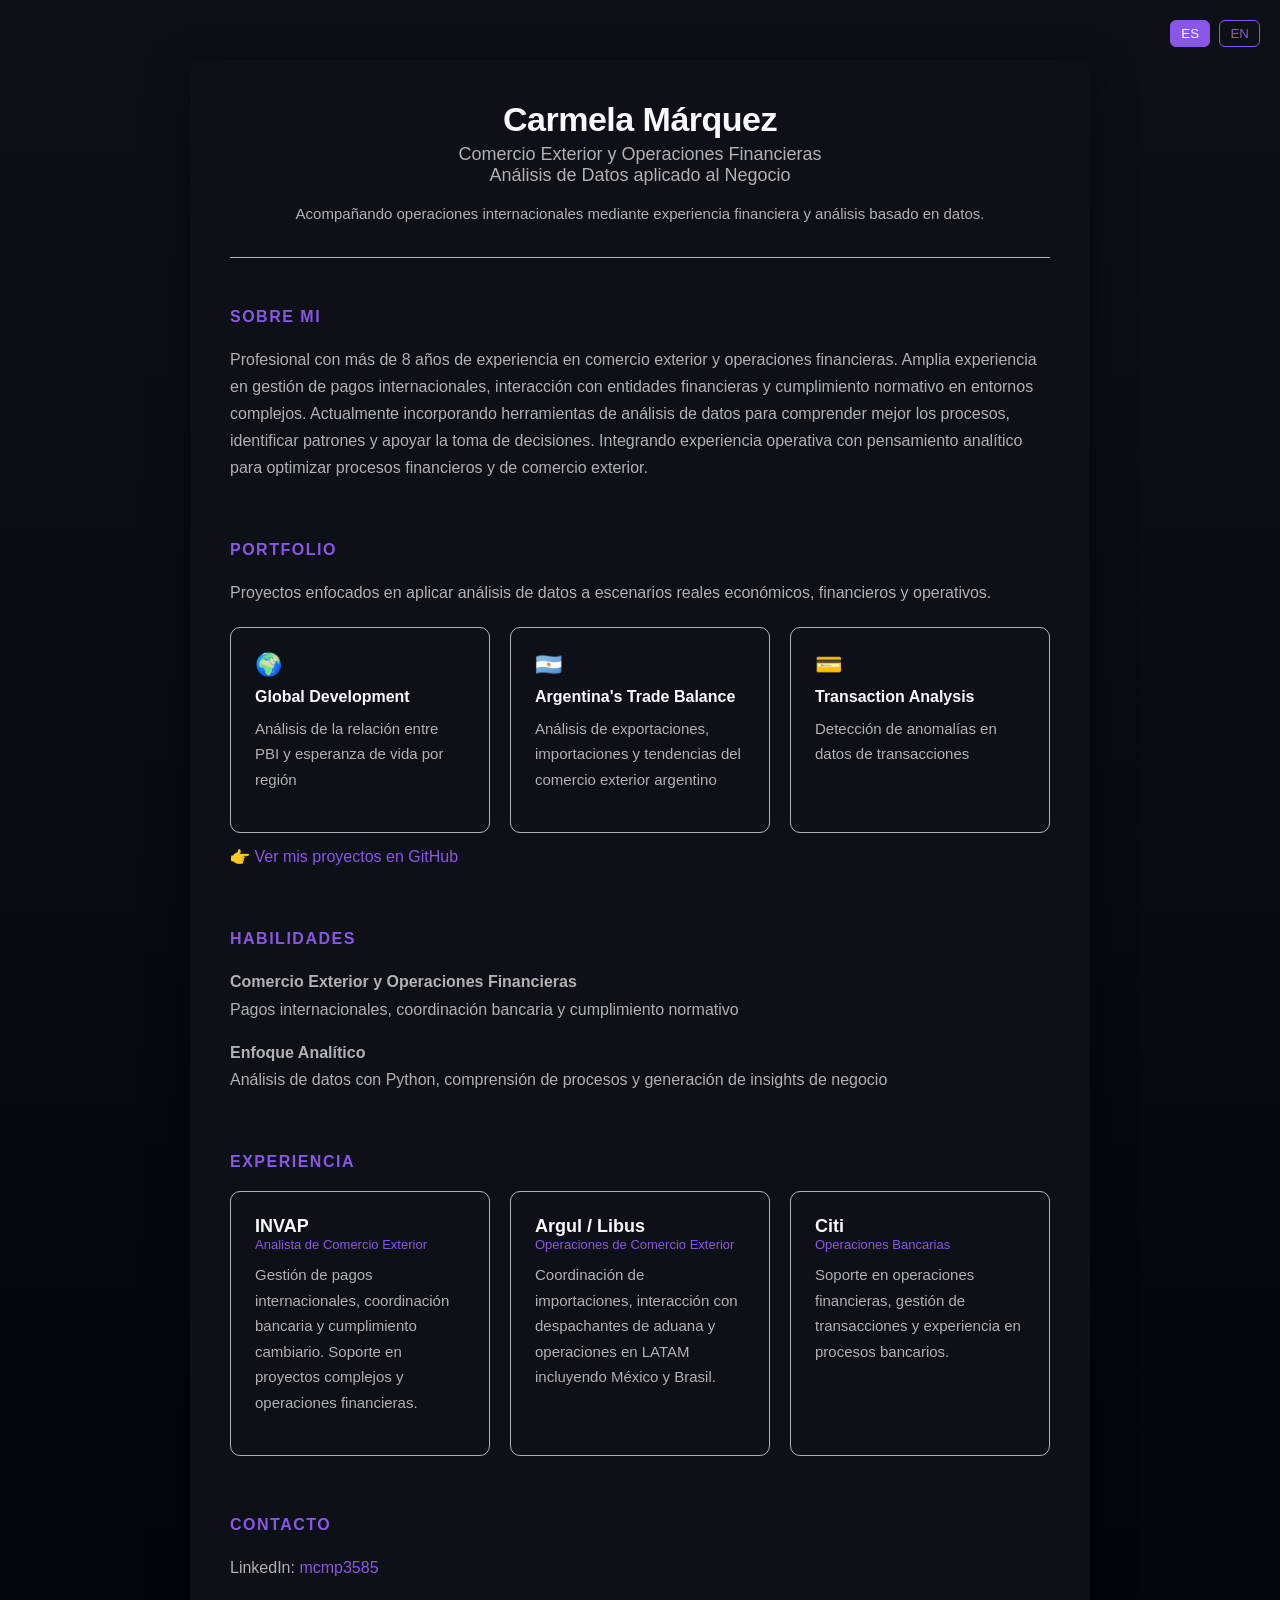
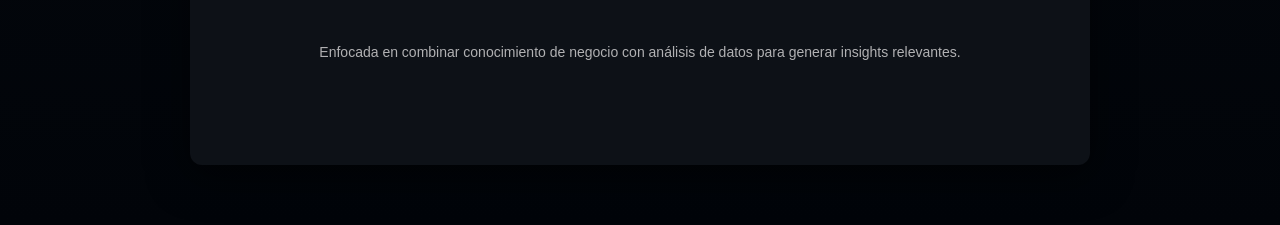
<file: index.html>
<!DOCTYPE html>
<html lang="en">

<head>
    <meta charset="UTF-8">
    <title>Carmela Márquez | Data Analyst</title>
    <link rel="stylesheet" href="styles/styles.css">
</head>

<body>

    <div class="container">
        <div class="lang-switch">
            <button onclick="setLanguage('es')">ES</button>
            <button onclick="setLanguage('en')">EN</button>
        </div>

        <header>
            <h1>Carmela Márquez</h1>
            <h2 class="lang en">Foreign Trade & Financial Operations<br>Data Analytics for Business Insights</h2>
            <h2 class="lang es">Comercio Exterior y Operaciones Financieras<br>Análisis de Datos aplicado al Negocio
            </h2>

            <p class="headline lang en">
                Supporting international operations through financial expertise and data-driven analysis.
            </p>

            <p class="headline lang es">
                Acompañando operaciones internacionales mediante experiencia financiera y análisis basado en datos.
            </p>
            <hr>
        </header>

        <section>
            <h3 class="lang en">About</h3>

            <p class="lang en">
                Professional with +8 years of experience in international trade and financial operations.
                Extensive experience managing international payments, working with financial institutions and ensuring
                regulatory compliance in complex environments.
                Currently incorporating data analysis tools to better understand processes, identify patterns and
                support decision-making.
                Bringing together operational expertise and analytical thinking to better understand financial and trade
                processes.
            </p>

            <h3 class="lang es">SOBRE MI</h3>
            <p class="lang es">
                Profesional con más de 8 años de experiencia en comercio exterior y operaciones financieras.
                Amplia experiencia en gestión de pagos internacionales, interacción con entidades financieras y
                cumplimiento normativo en entornos complejos.
                Actualmente incorporando herramientas de análisis de datos para comprender mejor los procesos,
                identificar patrones y apoyar la toma de decisiones.
                Integrando experiencia operativa con pensamiento analítico para optimizar procesos financieros y de
                comercio exterior.
            </p>
        </section>

        <section>
            <h3>Portfolio</h3>
            <p class="lang en">
                Projects focused on applying data analysis to real-world economic, financial and operational scenarios.
            </p>

            <p class="lang es">
                Proyectos enfocados en aplicar análisis de datos a escenarios reales económicos, financieros y
                operativos.
            </p>
            <div class="projects">

                <div class="card">
                    <a href="gdp_analysis.html"
                        target="_blank">
                        <span class="icon">🌍</span>
                        <h4>Global Development</h4>
                        <p class="lang en">GDP vs Life Expectancy analysis across regions</p>
                        <p class="lang es">Análisis de la relación entre PBI y esperanza de vida por región</p>
                    </a>
                </div>

                <div class="card">
                    <a href="argentina_analysis.html"
                        target="_blank">
                        <span class="icon">🇦🇷</span>
                        <h4>Argentina's Trade Balance</h4>
                        <p class="lang en">Argentina exports, imports and trade trends</p>
                        <p class="lang es">Análisis de exportaciones, importaciones y tendencias del comercio exterior
                            argentino</p>
                    </a>
                </div>

                <div class="card">
                    <a href="https://github.com/Rosenrot3585/data-analytics-portfolio/blob/main/transactions_detecting_patterns_and_anomalies.py"
                        target="_blank">
                        <span class="icon">💳</span>
                        <h4>Transaction Analysis</h4>
                        <p class="lang en">Detection of anomalies in transaction data</p>
                        <p class="lang es">Detección de anomalías en datos de transacciones</p>
                    </a>
                </div>

            </div>
            <p class="lang en">
                👉 <a href="https://github.com/Rosenrot3585/data-analytics-portfolio" target="_blank">
                    View my projects on GitHub
                </a>
            </p>
            <p class="lang es">
                👉 <a href="https://github.com/Rosenrot3585/data-analytics-portfolio" target="_blank">
                    Ver mis proyectos en GitHub
                </a>
            </p>
        </section>


        <section>
            <h3 class="lang en">Expertise</h3>

            <p class="lang en">
                <strong>International Trade & Financial Operations</strong><br>
                International payments, banking coordination, regulatory compliance
            </p>

            <h3 class="lang es">Habilidades</h3>
            <p class="lang es">
                <strong>Comercio Exterior y Operaciones Financieras</strong><br>
                Pagos internacionales, coordinación bancaria y cumplimiento normativo
            </p>

            <p class="lang en">
                <strong>Analytical Approach</strong><br>
                Data analysis with Python, process understanding and business insights
            </p>

            <p class="lang es">
                <strong>Enfoque Analítico</strong><br>
                Análisis de datos con Python, comprensión de procesos y generación de insights de negocio
            </p>
        </section>

        <section>
            <h3 class="lang en">Experience</h3>
            <h3 class="lang es">Experiencia</h3>

            <div class="experience">

                <div class="exp-card">
                    <h4>INVAP</h4>
                    <span class="lang en">International Trade Analyst</span>
                    <span class="lang es">Analista de Comercio Exterior</span>

                    <p class="lang en">
                        International payments, banking coordination and FX compliance.
                        Support across complex projects and financial operations.
                    </p>

                    <p class="lang es">
                        Gestión de pagos internacionales, coordinación bancaria y cumplimiento cambiario.
                        Soporte en proyectos complejos y operaciones financieras.
                    </p>
                </div>

                <div class="exp-card">
                    <h4>Argul / Libus</h4>
                    <span class="lang en">Foreign Trade Operations</span>
                    <span class="lang es">Operaciones de Comercio Exterior</span>

                    <p class="lang en">
                        Import coordination, customs brokers interaction and LATAM operations including Mexico and
                        Brazil.
                    </p>

                    <p class="lang es">
                        Coordinación de importaciones, interacción con despachantes de aduana y operaciones en LATAM
                        incluyendo México y Brasil.
                    </p>
                </div>

                <div class="exp-card">
                    <h4>Citi</h4>
                    <span class="lang en">Banking Operations</span>
                    <span class="lang es">Operaciones Bancarias</span>

                    <p class="lang en">
                        Financial operations support, transaction handling and exposure to banking processes.
                    </p>

                    <p class="lang es">
                        Soporte en operaciones financieras, gestión de transacciones y experiencia en procesos
                        bancarios.
                    </p>
                </div>

            </div>
        </section>

        <section>
            <h3 class="lang en">Contact</h3>
            <h3 class="lang es">Contacto</h3>
            <p>
                LinkedIn: <a href="https://www.linkedin.com/in/mcmp3585/" target="_blank">mcmp3585</a><br>
            </p>
        </section>

        <section>
            <p class="closing lang en">
                Focused on combining business understanding with data analysis to generate meaningful insights.
            </p>

            <p class="closing lang es">
                Enfocada en combinar conocimiento de negocio con análisis de datos para generar insights relevantes.
            </p>
        </section>
    </div>

    <script src="js/script.js"></script>
</body>

</html>
</file>
<file: styles/styles.css>
/*RESET*/
* {
  margin: 0;
  padding: 0;
  box-sizing: border-box;
  border: 0;
}

/*Variables*/
:root {
  --primary-color: #8957E5;
  /* violeta */
  --background-color: #010409;
  /* azul oscuro */
  --card-background: #0D1117;
  /* gris oscuro */
  --text-color: #f7faff;
  --secondary-text: #b1b1b3;
}

/* Animación de entrada */
.container {
  animation: fadeIn 0.8s ease-in-out;
}

@keyframes fadeIn {
  from {
    opacity: 0;
    transform: translateY(10px);
  }

  to {
    opacity: 1;
    transform: translateY(0);
  }
}

body {
  font-family: 'Segoe UI', 'Inter', Arial, sans-serif;
  background: linear-gradient(180deg, #0D1117, #010409);
  color: var(--text-color);
  margin: 0;
  font-size: 16px;
}

.container {
  max-width: 900px;
  margin: 60px auto;
  padding: 40px;
  background: var(--card-background);
  border-radius: 12px;
  box-shadow: 0 10px 40px rgba(0, 0, 0, 0.6);
}

.lang-switch {
  position: absolute;
  top: 20px;
  right: 20px;
}

.lang-switch button {
  background: transparent;
  border: 1px solid var(--primary-color);
  color: var(--primary-color);
  margin-left: 5px;
  padding: 5px 10px;
  border-radius: 6px;
  cursor: pointer;
}

.lang-switch button:hover {
  background: var(--primary-color);
  color: white;
}

.lang-switch button.active {
  background: var(--primary-color);
  color: white;
}

.lang {
  display: none;
  opacity: 0;
  transition: opacity 0.3s ease;
}

.lang.visible {
  opacity: 1;
}

header {
  text-align: center;
  margin-bottom: 50px;
}

h1 {
  font-size: 34px;
  margin-bottom: 5px;
  letter-spacing: -0.5px;
}

h2 {
  font-size: 18px;
  color: var(--secondary-text);
  font-weight: 400;
}

.headline {
  margin-top: 15px;
  font-size: 15px;
  color: var(--secondary-text);
  text-align: center;
}

section {
  margin-bottom: 60px;
}

h3 {
  font-size: 16px;
  text-transform: uppercase;
  letter-spacing: 1.5px;
  color: var(--primary-color);
  margin-bottom: 20px;
}

p {
  color: var(--secondary-text);
  line-height: 1.7;
  font-size: 16px;
  margin-bottom: 16px;
}

a {
  color: var(--primary-color);
  text-decoration: none;
  font-weight: 500;
}

a:hover {
  color: #8957E5;
  text-decoration: underline;
}

hr {
  border: none;
  height: 1px;
  background: var(--secondary-text);
  margin: 30px 0;
}

section p+p {
  margin-top: 10px;
}

/* Proyectos más elegantes */
.projects {
  display: grid;
  grid-template-columns: 1fr 1fr 1fr;
  gap: 20px;
  margin-top: 20px;
}

.card {
  background: var(--card-background);
  padding: 24px;
  border-radius: 10px;
  transition: all 0.25s ease;
  border: 1px solid var(--secondary-text);
}

.card:hover {
  transform: translateY(-6px);
  border-color: var(--primary-color);
  background-color: #8957e550;
}

.card h4 {
  margin: 10px 0 5px 0;
}

.card p {
  font-size: 15px;
  color: var(--secondary-text);
}

.card a {
  text-decoration: none;
  color: inherit;
  display: block;
}

.icon {
  font-size: 22px;
  color: var(--primary-color);
}

.experience {
  display: grid;
  grid-template-columns: 1fr 1fr 1fr;
  gap: 20px;
  margin-top: 20px;
}

.exp-card {
  background: var(--card-background);
  padding: 24px;
  border-radius: 10px;
  border: 1px solid var(--secondary-text);
  transition: all 0.25s ease;
}

.exp-card:hover {
  transform: translateY(-6px);
  border-color: var(--primary-color);
  background-color: #8957e550;
}

.exp-card h4 {
  margin: 0;
  font-size: 18px;
}

.exp-card span {
  font-size: 13px;
  color: var(--primary-color);
}

.exp-card p {
  margin-top: 10px;
  font-size: 15px;
  color: var(--secondary-text);
}

.closing {
  text-align: center;
  color: var(--secondary-text);
  font-size: 14px;
  opacity: 0.8;
}

/* ── Responsive ──────────────────────────────────────────────────────────── */

/* Tablet: 600px – 768px */
@media (max-width: 768px) {
  .container {
    margin: 20px;
    padding: 28px 24px;
    border-radius: 10px;
  }

  h1 {
    font-size: 26px;
  }

  h2 {
    font-size: 16px;
  }

  h3 {
    font-size: 13px;
  }
  /* En tablet las cards bajan a 2 columnas automáticamente con auto-fit */
}

/* Mobile: hasta 480px — una sola columna */
@media (max-width: 480px) {
  body {
    font-size: 15px;
  }

  .container {
    margin: 0;
    padding: 24px 18px;
    border-radius: 0;
    box-shadow: none;
  }

  h1 {
    font-size: 22px;
  }

  h2 {
    font-size: 15px;
  }

  .headline {
    font-size: 14px;
  }

  section {
    margin-bottom: 40px;
  }

  /* Cards en columna única en mobile */
  .projects,
  .experience {
    grid-template-columns: 1fr;
  }

  .card,
  .exp-card {
    padding: 18px;
  }

  /* El hover con transform puede ser molesto en touch — lo desactivamos */
  .card:hover,
  .exp-card:hover {
    transform: none;
  }

  p {
    font-size: 15px;
  }
}
</file>
